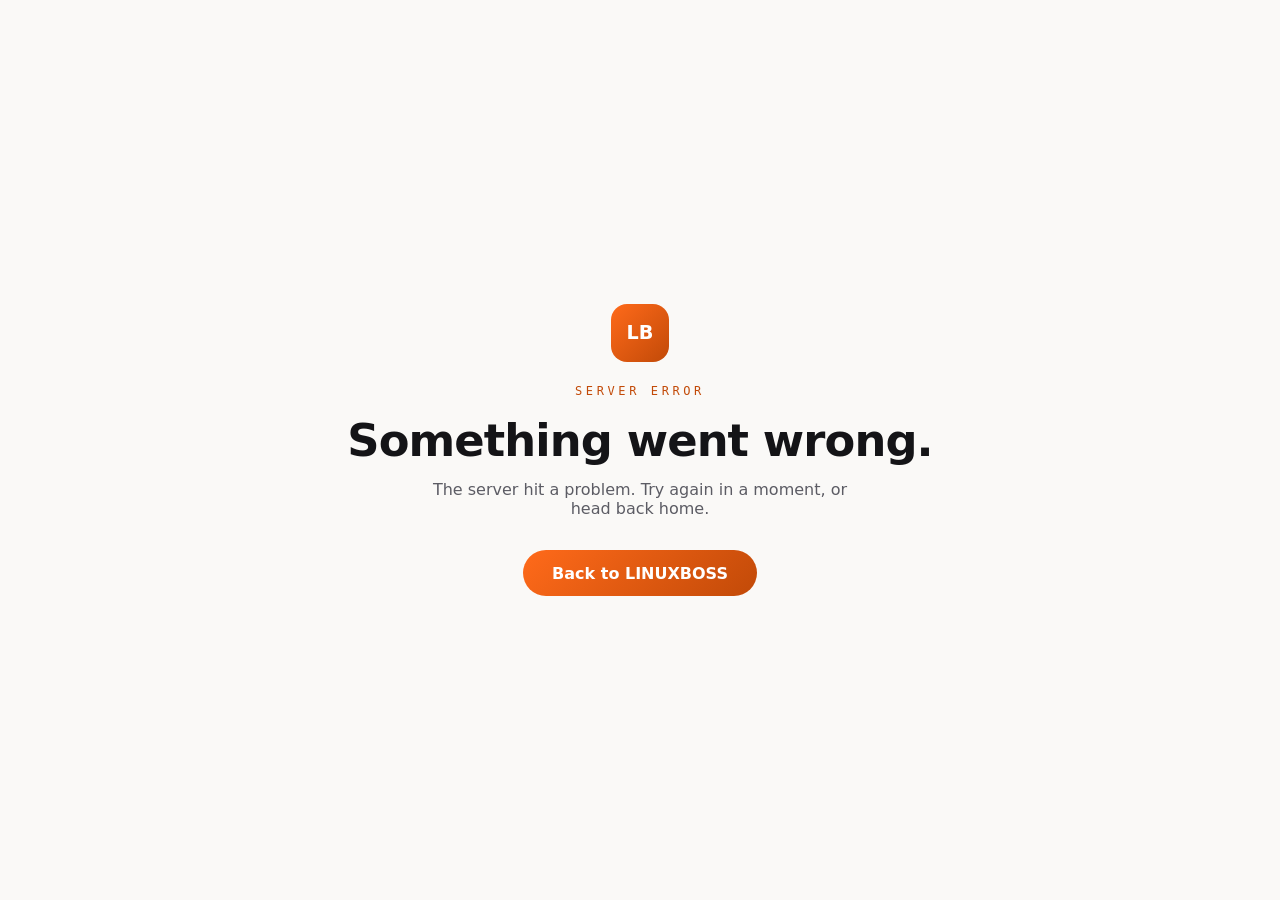
<file: 50x.html>
<!DOCTYPE html>
<html lang="en">
<head>
  <meta charset="UTF-8">
  <meta name="viewport" content="width=device-width, initial-scale=1.0">
  <title>Server Error | LINUXBOSS</title>
  <meta name="robots" content="noindex">
  <link rel="icon" href="data:image/svg+xml,%3Csvg xmlns='http://www.w3.org/2000/svg' viewBox='0 0 64 64'%3E%3Crect width='64' height='64' rx='14' fill='%23ff6a1a'/%3E%3Ctext x='32' y='43' font-family='Arial,sans-serif' font-size='28' font-weight='bold' fill='white' text-anchor='middle'%3ELB%3C/text%3E%3C/svg%3E">
  <style>
    * { margin: 0; padding: 0; box-sizing: border-box; }
    body {
      font-family: "Inter", system-ui, -apple-system, sans-serif;
      background: #08080a; color: #f4f4f5;
      min-height: 100vh; display: grid; place-items: center; padding: 1.5rem; text-align: center;
    }
    .mark {
      width: 58px; height: 58px; border-radius: 16px; margin: 0 auto 1.4rem;
      background: linear-gradient(135deg, #ff6a1a, #c24a08); color: #fff;
      display: grid; place-items: center; font-weight: 700; font-size: 1.2rem;
    }
    .code { font-family: ui-monospace, monospace; font-size: .75rem; letter-spacing: .3em; color: #ffa25e; margin-bottom: 1rem; }
    h1 { font-size: clamp(1.8rem, 5vw, 2.8rem); letter-spacing: -.02em; margin-bottom: .8rem; }
    p { color: #a1a1aa; max-width: 26rem; margin: 0 auto 2rem; }
    a { display: inline-block; padding: .85rem 1.8rem; border-radius: 999px; background: linear-gradient(135deg, #ff6a1a, #c24a08); color: #fff; text-decoration: none; font-weight: 600; }
    @media (prefers-color-scheme: light) {
      body { background: #faf9f7; color: #141417; }
      p { color: #5c5c64; }
      .code { color: #c24a08; }
    }
  </style>
</head>
<body>
  <main>
    <div class="mark">LB</div>
    <div class="code">SERVER ERROR</div>
    <h1>Something went wrong.</h1>
    <p>The server hit a problem. Try again in a moment, or head back home.</p>
    <a href="/">Back to LINUXBOSS</a>
  </main>
</body>
</html>
</file>
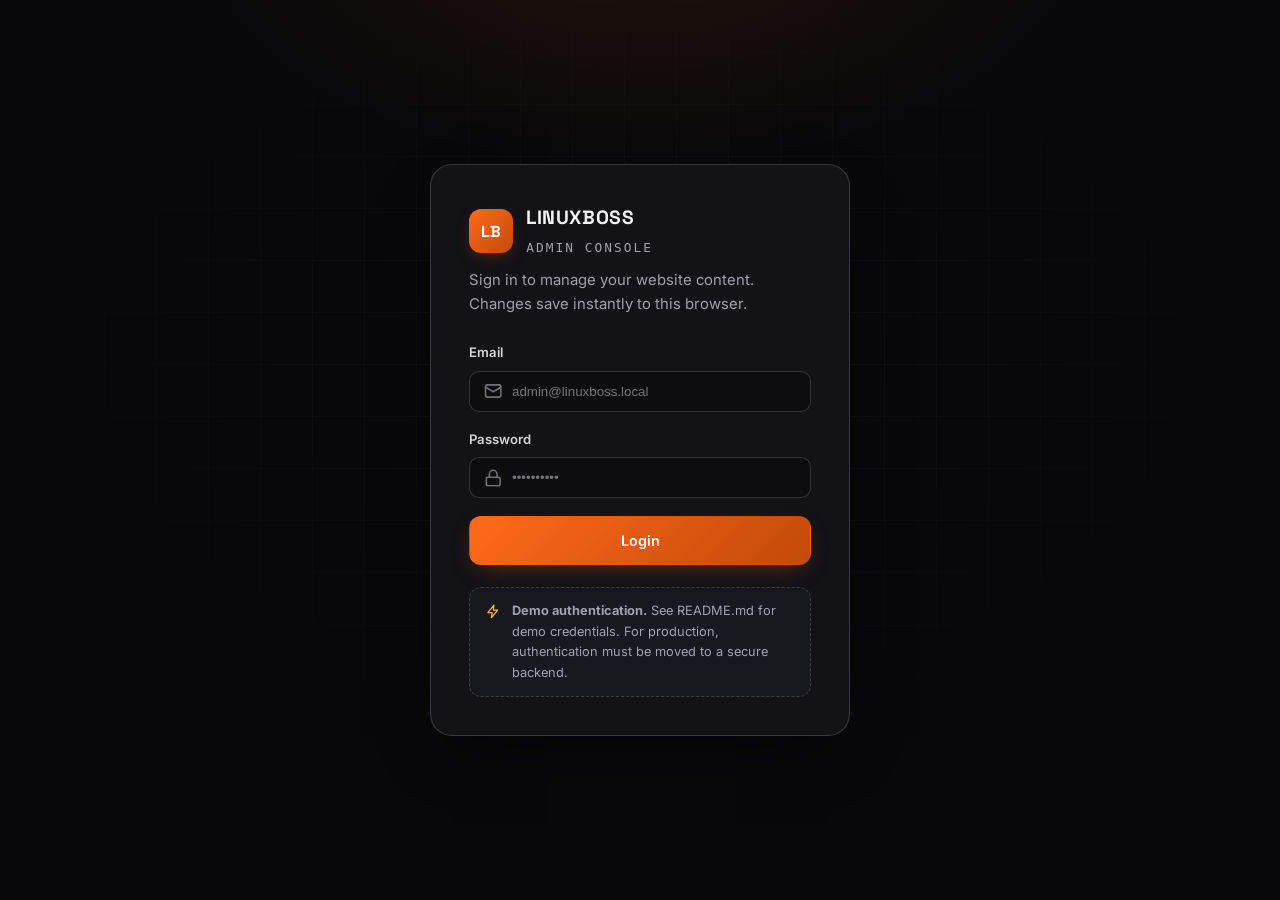
<file: admin.html>
<!DOCTYPE html>
<html lang="en" data-theme="dark">

<head>
  <meta charset="UTF-8">
  <meta name="viewport" content="width=device-width, initial-scale=1.0">
  <title>LINUXBOSS Admin — Dashboard</title>
  <meta name="description" content="Private admin dashboard for the LINUXBOSS website. Demo authentication only.">
  <meta name="robots" content="noindex, nofollow">
  <meta name="theme-color" content="#08080a">
  <link rel="icon"
    href="data:image/svg+xml,%3Csvg xmlns='http://www.w3.org/2000/svg' viewBox='0 0 64 64'%3E%3Crect width='64' height='64' rx='14' fill='%23ff6a1a'/%3E%3Ctext x='32' y='43' font-family='Arial,sans-serif' font-size='28' font-weight='bold' fill='white' text-anchor='middle'%3ELB%3C/text%3E%3C/svg%3E">
  <script>
    (function () {
      try {
        var o = JSON.parse(window.localStorage.getItem("lbx_overrides_v1") || "{}");
        var saved = JSON.parse(window.localStorage.getItem("lbx_theme") || "null");
        var theme = (o.settings && o.settings.theme) || saved || (window.matchMedia("(prefers-color-scheme: light)").matches ? "light" : "dark");
        document.documentElement.setAttribute("data-theme", theme);
      } catch (e) { /* default dark */ }
    })();
  </script>
  <link rel="preconnect" href="https://fonts.googleapis.com">
  <link rel="preconnect" href="https://fonts.gstatic.com" crossorigin>
  <link
    href="https://fonts.googleapis.com/css2?family=Inter:wght@400;500;600;700&family=Space+Grotesk:wght@500;600;700&display=swap"
    rel="stylesheet">
  <link rel="stylesheet" href="css/admin.css">
</head>

<body>

  <!-- SVG sprite (subset used by admin) -->
  <svg width="0" height="0" style="position:absolute" aria-hidden="true">
    <defs>
      <symbol id="i-check" viewBox="0 0 24 24">
        <path d="M20 6 9 17l-5-5" />
      </symbol>
      <symbol id="i-x" viewBox="0 0 24 24">
        <path d="M18 6 6 18M6 6l12 12" />
      </symbol>
      <symbol id="i-plus" viewBox="0 0 24 24">
        <path d="M12 5v14M5 12h14" />
      </symbol>
      <symbol id="i-pencil" viewBox="0 0 24 24">
        <path d="M17 3a2.8 2.8 0 1 1 4 4L7.5 20.5 2 22l1.5-5.5z" />
      </symbol>
      <symbol id="i-trash" viewBox="0 0 24 24">
        <path d="M3 6h18M8 6V4a2 2 0 0 1 2-2h4a2 2 0 0 1 2 2v2M19 6l-1 14a2 2 0 0 1-2 2H8a2 2 0 0 1-2-2L5 6" />
      </symbol>
      <symbol id="i-logout" viewBox="0 0 24 24">
        <path d="M9 21H5a2 2 0 0 1-2-2V5a2 2 0 0 1 2-2h4" />
        <path d="m16 17 5-5-5-5M21 12H9" />
      </symbol>
      <symbol id="i-folder" viewBox="0 0 24 24">
        <path
          d="M20 20a2 2 0 0 0 2-2V8a2 2 0 0 0-2-2h-7.9a2 2 0 0 1-1.69-.9L9.6 3.9A2 2 0 0 0 7.93 3H4a2 2 0 0 0-2 2v13a2 2 0 0 0 2 2z" />
      </symbol>
      <symbol id="i-users" viewBox="0 0 24 24">
        <path d="M16 21v-2a4 4 0 0 0-4-4H6a4 4 0 0 0-4 4v2" />
        <circle cx="9" cy="7" r="4" />
        <path d="M22 21v-2a4 4 0 0 0-3-3.87M16 3.13a4 4 0 0 1 0 7.75" />
      </symbol>
      <symbol id="i-mail" viewBox="0 0 24 24">
        <rect x="2" y="4" width="20" height="16" rx="2" />
        <path d="m22 7-10 6L2 7" />
      </symbol>
      <symbol id="i-lock" viewBox="0 0 24 24">
        <rect x="3" y="11" width="18" height="11" rx="2" />
        <path d="M7 11V7a5 5 0 0 1 10 0v4" />
      </symbol>
      <symbol id="i-eye" viewBox="0 0 24 24">
        <path d="M2 12s3.5-7 10-7 10 7 10 7-3.5 7-10 7-10-7-10-7z" />
        <circle cx="12" cy="12" r="3" />
      </symbol>
      <symbol id="i-zap" viewBox="0 0 24 24">
        <path d="M13 2 3 14h7l-1 8 10-12h-7z" />
      </symbol>
      <symbol id="i-globe" viewBox="0 0 24 24">
        <circle cx="12" cy="12" r="10" />
        <path d="M2 12h20M12 2a15 15 0 0 1 0 20 15 15 0 0 1 0-20z" />
      </symbol>
      <symbol id="i-file" viewBox="0 0 24 24">
        <path d="M15 2H6a2 2 0 0 0-2 2v16a2 2 0 0 0 2 2h12a2 2 0 0 0 2-2V7z" />
        <path d="M14 2v4a2 2 0 0 0 2 2h4M10 9H8M16 13H8M16 17H8" />
      </symbol>
      <symbol id="i-search" viewBox="0 0 24 24">
        <circle cx="11" cy="11" r="8" />
        <path d="m21 21-4.3-4.3" />
      </symbol>
      <symbol id="i-sliders" viewBox="0 0 24 24">
        <path d="M4 21v-7M4 10V3M12 21v-9M12 8V3M20 21v-5M20 12V3M1 14h6M9 8h6M17 16h6" />
      </symbol>
      <symbol id="i-user" viewBox="0 0 24 24">
        <path d="M19 21v-2a4 4 0 0 0-4-4H9a4 4 0 0 0-4 4v2" />
        <circle cx="12" cy="7" r="4" />
      </symbol>
      <symbol id="i-grid" viewBox="0 0 24 24">
        <rect x="3" y="3" width="7" height="9" rx="1" />
        <rect x="14" y="3" width="7" height="5" rx="1" />
        <rect x="14" y="12" width="7" height="9" rx="1" />
        <rect x="3" y="16" width="7" height="5" rx="1" />
      </symbol>
      <symbol id="i-menu" viewBox="0 0 24 24">
        <path d="M4 6h16M4 12h16M4 18h16" />
      </symbol>
      <symbol id="i-external" viewBox="0 0 24 24">
        <path d="M18 13v6a2 2 0 0 1-2 2H5a2 2 0 0 1-2-2V8a2 2 0 0 1 2-2h6" />
        <path d="M15 3h6v6M10 14 21 3" />
      </symbol>
    </defs>
  </svg>

  <!-- ============ LOGIN ============ -->
  <!-- DEMO AUTH ONLY: localStorage/sessionStorage is NOT real security.
       For production, authentication must be moved to a secure backend. -->
  <div class="login-screen" id="loginScreen">
    <div class="login-card" id="loginCard">
      <div class="login-brand">
        <span class="brand-mark">LB</span>
        <div><b>LINUXBOSS</b><small>ADMIN CONSOLE</small></div>
      </div>
      <p>Sign in to manage your website content. Changes save instantly to this browser.</p>
      <div class="login-error" id="loginError" role="alert">
        <svg class="icon" aria-hidden="true">
          <use href="#i-x" />
        </svg>
        <span>Invalid email or password.</span>
      </div>
      <form id="loginForm" autocomplete="off">
        <div class="field">
          <label for="loginEmail">Email</label>
          <div class="input-icon">
            <svg class="icon" aria-hidden="true">
              <use href="#i-mail" />
            </svg>
            <input type="email" id="loginEmail" placeholder="admin@linuxboss.local" required>
          </div>
        </div>
        <div class="field">
          <label for="loginPassword">Password</label>
          <div class="input-icon">
            <svg class="icon" aria-hidden="true">
              <use href="#i-lock" />
            </svg>
            <input type="password" id="loginPassword" placeholder="••••••••••" required>
          </div>
        </div>
        <button class="btn btn-primary btn-block" type="submit">Login</button>
      </form>
      <div class="demo-warning">
        <svg class="icon" aria-hidden="true">
          <use href="#i-zap" />
        </svg>
        <span><strong>Demo authentication.</strong> See README.md for demo credentials. For production, authentication
          must be moved to a secure backend.</span>
      </div>
    </div>
  </div>

  <!-- ============ APP ============ -->
  <div class="admin-app" id="adminApp">
    <div class="scrim" id="scrim"></div>

    <aside class="sidebar" id="sidebar" aria-label="Dashboard navigation">
      <div class="sidebar-brand">
        <span class="brand-mark">LB</span>
        <div><b>LINUXBOSS</b><small>ADMIN</small></div>
      </div>
      <div class="side-label">MANAGE</div>
      <button class="side-link active" data-tab="overview"><svg class="icon" aria-hidden="true">
          <use href="#i-grid" />
        </svg>Overview</button>
      <button class="side-link" data-tab="profile"><svg class="icon" aria-hidden="true">
          <use href="#i-user" />
        </svg>Profile</button>
      <button class="side-link" data-tab="projects"><svg class="icon" aria-hidden="true">
          <use href="#i-folder" />
        </svg>Projects</button>
      <button class="side-link" data-tab="collabs"><svg class="icon" aria-hidden="true">
          <use href="#i-users" />
        </svg>Collaborations</button>
      <button class="side-link" data-tab="contacts"><svg class="icon" aria-hidden="true">
          <use href="#i-mail" />
        </svg>Contacts</button>
      <div class="side-label">SITE</div>
      <button class="side-link" data-tab="resume"><svg class="icon" aria-hidden="true">
          <use href="#i-file" />
        </svg>Resume</button>
      <button class="side-link" data-tab="seo"><svg class="icon" aria-hidden="true">
          <use href="#i-search" />
        </svg>SEO</button>
      <button class="side-link" data-tab="settings"><svg class="icon" aria-hidden="true">
          <use href="#i-sliders" />
        </svg>Settings</button>
      <div class="sidebar-foot">
        <a class="btn btn-ghost btn-sm" href="index.html"><svg class="icon" aria-hidden="true">
            <use href="#i-eye" />
          </svg>View Website</a>
        <button class="btn btn-danger btn-sm" id="logoutBtn"><svg class="icon" aria-hidden="true">
            <use href="#i-logout" />
          </svg>Logout</button>
      </div>
    </aside>

    <div class="main">
      <div class="topbar">
        <div style="display:flex;align-items:center;gap:0.8rem">
          <button class="icon-btn" id="sideToggle" aria-label="Toggle navigation"><svg class="icon" aria-hidden="true">
              <use href="#i-menu" />
            </svg></button>
          <h1><span id="pageTitle">Overview</span><small id="pageSub">A snapshot of your website.</small></h1>
        </div>
        <div class="topbar-actions">
          <span class="mode-badge" id="modeBadge" title="Connection mode"><span class="mode-dot"></span><span
              id="modeBadgeText">DEMO</span></span>
          <a class="btn btn-ghost btn-sm" href="index.html"><svg class="icon" aria-hidden="true">
              <use href="#i-external" />
            </svg>Website</a>
        </div>
      </div>

      <div class="content">

        <!-- OVERVIEW -->
        <section class="tab-panel active" id="tab-overview">
          <div class="stat-row">
            <div class="stat-box"><svg class="icon" aria-hidden="true">
                <use href="#i-folder" />
              </svg><b id="statProjects">0</b><span>Total Projects</span></div>
            <div class="stat-box"><svg class="icon" aria-hidden="true">
                <use href="#i-users" />
              </svg><b id="statCollabs">0</b><span>Collaborations</span></div>
            <div class="stat-box"><svg class="icon" aria-hidden="true">
                <use href="#i-user" />
              </svg><b id="statStatus">—</b><span>Profile Status</span></div>
            <div class="stat-box"><svg class="icon" aria-hidden="true">
                <use href="#i-globe" />
              </svg><b id="statSite">—</b><span>Website Status</span></div>
          </div>
          <div class="grid-2">
            <div class="card">
              <h2>Recent Updates</h2>
              <p class="desc">Latest changes made in this dashboard.</p>
              <ul class="activity-list" id="activityList"></ul>
            </div>
            <div class="card">
              <h2>Quick Actions</h2>
              <p class="desc">Common tasks, one click away.</p>
              <div style="display:grid;gap:0.6rem">
                <button class="btn btn-ghost" data-tab-jump="projects"><svg class="icon" aria-hidden="true">
                    <use href="#i-plus" />
                  </svg>Add a new project</button>
                <button class="btn btn-ghost" data-tab-jump="collabs"><svg class="icon" aria-hidden="true">
                    <use href="#i-plus" />
                  </svg>Add a collaboration</button>
                <button class="btn btn-ghost" data-tab-jump="profile"><svg class="icon" aria-hidden="true">
                    <use href="#i-pencil" />
                  </svg>Edit profile &amp; hero</button>
                <button class="btn btn-ghost" data-tab-jump="settings"><svg class="icon" aria-hidden="true">
                    <use href="#i-sliders" />
                  </svg>Open site settings</button>
              </div>
            </div>
          </div>
        </section>

        <!-- PROFILE -->
        <section class="tab-panel" id="tab-profile">
          <div class="card">
            <h2>Profile Management</h2>
            <p class="desc">Everything here appears on the public homepage hero and about section.</p>
            <div class="photo-row">
              <div class="photo-preview" id="photoPreview">LB</div>
              <div>
                <label class="btn btn-ghost btn-sm" for="pfPhotoFile" style="cursor:pointer"><svg class="icon"
                    aria-hidden="true">
                    <use href="#i-plus" />
                  </svg>Choose Photo</label>
                <input type="file" id="pfPhotoFile" accept="image/*" class="sr-only">
                <button class="btn btn-ghost btn-sm" id="pfPhotoClear" type="button">Remove Upload</button>
                <p class="photo-hint">Demo preview stored in this browser only (max ~1.5MB). For production, use cloud
                  storage. Or set a file path below.</p>
              </div>
            </div>
            <form id="profileForm">
              <div class="field-row">
                <div class="field"><label for="pfName">Name / Brand</label><input id="pfName" type="text"></div>
                <div class="field"><label for="pfRole">Role line</label><input id="pfRole" type="text"></div>
              </div>
              <div class="field-row">
                <div class="field"><label for="pfBadge">Hero badge</label><input id="pfBadge" type="text"></div>
                <div class="field"><label for="pfHeroTitle">Hero title</label><input id="pfHeroTitle" type="text"></div>
              </div>
              <div class="field"><label for="pfHeroDesc">Hero description</label><textarea id="pfHeroDesc"
                  style="min-height:70px"></textarea></div>
              <div class="field-row">
                <div class="field"><label for="pfStatus">Status <span class="hint">e.g. Currently
                      building</span></label><input id="pfStatus" type="text"></div>
                <div class="field"><label for="pfFocus">Current focus <span class="hint">comma
                      separated</span></label><input id="pfFocus" type="text"></div>
              </div>
              <div class="field"><label for="pfBio">Bio (paragraph 1)</label><textarea id="pfBio"></textarea></div>
              <div class="field"><label for="pfBioExtra">Bio (paragraph 2)</label><textarea id="pfBioExtra"></textarea>
              </div>
              <div class="field"><label for="pfPhilosophy">Philosophy statement</label><textarea id="pfPhilosophy"
                  style="min-height:70px"></textarea></div>
              <div class="field"><label for="pfPhoto">Profile photo path <span class="hint">relative to site
                    root</span></label><input id="pfPhoto" type="text" placeholder="assets/images/profile.png"></div>
              <div class="form-actions">
                <button class="btn btn-primary" type="submit"><svg class="icon" aria-hidden="true">
                    <use href="#i-check" />
                  </svg>Save Changes</button>
                <button class="btn btn-danger" type="button" id="profileReset">Reset Everything</button>
              </div>
            </form>
          </div>
        </section>

        <!-- PROJECTS -->
        <section class="tab-panel" id="tab-projects">
          <div class="card">
            <div class="toolbar">
              <div>
                <h2>Project Management</h2>
                <p class="desc" style="margin:0">Projects appear on the homepage instantly.</p>
              </div>
              <button class="btn btn-primary btn-sm" id="addProjectBtn"><svg class="icon" aria-hidden="true">
                  <use href="#i-plus" />
                </svg>Add Project</button>
            </div>
            <div class="table-wrap">
              <table>
                <thead>
                  <tr>
                    <th>Project</th>
                    <th>Status</th>
                    <th>Live Link</th>
                    <th>Actions</th>
                  </tr>
                </thead>
                <tbody id="projectRows"></tbody>
              </table>
            </div>
          </div>
        </section>

        <!-- COLLABORATIONS -->
        <section class="tab-panel" id="tab-collabs">
          <div class="card">
            <div class="toolbar">
              <div>
                <h2>Collaboration Management</h2>
                <p class="desc" style="margin:0">Label roles honestly: Partnered Project, Contributor, or Collaborator.
                </p>
              </div>
              <button class="btn btn-primary btn-sm" id="addCollabBtn"><svg class="icon" aria-hidden="true">
                  <use href="#i-plus" />
                </svg>Add Collaboration</button>
            </div>
            <div class="table-wrap">
              <table>
                <thead>
                  <tr>
                    <th>Project</th>
                    <th>Role</th>
                    <th>Link</th>
                    <th>Actions</th>
                  </tr>
                </thead>
                <tbody id="collabRows"></tbody>
              </table>
            </div>
          </div>
        </section>

        <!-- CONTACTS -->
        <section class="tab-panel" id="tab-contacts">
          <div class="card">
            <h2>Contact Management</h2>
            <p class="desc">Only configured links show on the public site. Leave any field empty to hide it — never
              invent accounts.</p>
            <form id="contactForm">
              <div class="field-row">
                <div class="field"><label for="cfEmail">Email</label><input id="cfEmail" type="email"></div>
                <div class="field"><label for="cfWhatsapp">WhatsApp number</label><input id="cfWhatsapp" type="text"
                    placeholder="07072585292"></div>
              </div>
              <div class="field"><label for="cfGithub">GitHub username</label><input id="cfGithub" type="text"
                  placeholder="yzigzag26-lab"></div>
              <div class="field-row">
                <div class="field"><label for="cfLinkedin">LinkedIn <span class="hint">username or
                      URL</span></label><input id="cfLinkedin" type="text" placeholder="Not added"></div>
                <div class="field"><label for="cfTwitter">Twitter / X <span class="hint">username or
                      URL</span></label><input id="cfTwitter" type="text" placeholder="Not added"></div>
              </div>
              <div class="field"><label for="cfInstagram">Instagram <span class="hint">username or
                    URL</span></label><input id="cfInstagram" type="text" placeholder="Not added"></div>
              <div class="form-actions">
                <button class="btn btn-primary" type="submit"><svg class="icon" aria-hidden="true">
                    <use href="#i-check" />
                  </svg>Save Contacts</button>
              </div>
            </form>
          </div>
        </section>

        <!-- RESUME -->
        <section class="tab-panel" id="tab-resume">
          <div class="card">
            <h2>Resume Management</h2>
            <p class="desc">Link a hosted resume (Google Drive, Notion, PDF host). The Resume button only appears
              publicly when a URL is set.</p>
            <form id="resumeForm">
              <div class="field"><label for="rsFilename">Resume filename</label><input id="rsFilename" type="text"
                  placeholder="LINUXBOSS-Resume.pdf"></div>
              <div class="field"><label for="rsUrl">Resume URL</label><input id="rsUrl" type="url"
                  placeholder="https://…"></div>
              <div class="form-actions">
                <button class="btn btn-primary" type="submit"><svg class="icon" aria-hidden="true">
                    <use href="#i-check" />
                  </svg>Save Resume</button>
                <button class="btn btn-ghost" type="button" id="resumeUploadBtn">Upload (Coming Soon)</button>
              </div>
            </form>
          </div>
          <div class="card">
            <h2>Future Storage</h2>
            <p class="desc">This demo links files by URL. The backend phase will add real uploads: Frontend → Secure
              Auth → API → Cloud Storage (e.g. Supabase Storage / S3) → Database record.</p>
          </div>
        </section>

        <!-- SEO -->
        <section class="tab-panel" id="tab-seo">
          <div class="card">
            <h2>SEO Management</h2>
            <p class="desc">Applied to the public page title and meta tags on next visit. (Note: crawlers read the
              static HTML; a backend/SSR would render these server-side in production.)</p>
            <form id="seoForm">
              <div class="field"><label for="seoTitle">Site title</label><input id="seoTitle" type="text"></div>
              <div class="field"><label for="seoDesc">Meta description</label><textarea id="seoDesc"
                  style="min-height:70px"></textarea></div>
              <div class="field"><label for="seoKeywords">Keywords <span class="hint">comma
                    separated</span></label><input id="seoKeywords" type="text"></div>
              <div class="field-row">
                <div class="field"><label for="seoOgTitle">OG title</label><input id="seoOgTitle" type="text"></div>
                <div class="field"><label for="seoOgImage">OG image path</label><input id="seoOgImage" type="text">
                </div>
              </div>
              <div class="field"><label for="seoOgDesc">OG description</label><textarea id="seoOgDesc"
                  style="min-height:70px"></textarea></div>
              <div class="form-actions">
                <button class="btn btn-primary" type="submit"><svg class="icon" aria-hidden="true">
                    <use href="#i-check" />
                  </svg>Save SEO</button>
              </div>
            </form>
          </div>
        </section>

        <!-- SETTINGS -->
        <section class="tab-panel" id="tab-settings">
          <div class="card">
            <h2>Site Settings</h2>
            <p class="desc">Behavior flags for the public website.</p>
            <form id="settingsForm">
              <div class="field"><label for="setTheme">Default theme</label>
                <select id="setTheme">
                  <option value="dark">Dark</option>
                  <option value="light">Light</option>
                </select>
              </div>
              <div class="switch-row">
                <div><b>Animations</b><span>Scroll reveals and motion on the public site.</span></div>
                <label class="switch"><input type="checkbox" id="setAnimations" checked><span class="track"></span><span
                    class="sr-only">Toggle animations</span></label>
              </div>
              <div class="switch-row">
                <div><b>Site visibility</b><span>Off marks the site as hidden (backend would enforce).</span></div>
                <label class="switch"><input type="checkbox" id="setVisible" checked><span class="track"></span><span
                    class="sr-only">Toggle site visibility</span></label>
              </div>
              <div class="switch-row">
                <div><b>Maintenance mode</b><span>Shows a banner on the public site (preview implementation).</span>
                </div>
                <label class="switch"><input type="checkbox" id="setMaintenance"><span class="track"></span><span
                    class="sr-only">Toggle maintenance mode</span></label>
              </div>
              <div class="form-actions">
                <button class="btn btn-primary" type="submit"><svg class="icon" aria-hidden="true">
                    <use href="#i-check" />
                  </svg>Save Settings</button>
                <button class="btn btn-ghost" type="button" id="exportBtn">Export Overrides (JSON)</button>
              </div>
            </form>
          </div>
          <div class="card" id="passwordCard" style="display:none">
            <h2>Change Admin Password</h2>
            <p class="desc">Real password change on the backend (min. 10 characters).</p>
            <form id="passwordForm">
              <div class="field"><label for="pwCurrent">Current password</label><input id="pwCurrent" type="password"
                  autocomplete="current-password"></div>
              <div class="field-row">
                <div class="field"><label for="pwNew">New password</label><input id="pwNew" type="password"
                    autocomplete="new-password"></div>
                <div class="field"><label for="pwConfirm">Confirm new password</label><input id="pwConfirm"
                    type="password" autocomplete="new-password"></div>
              </div>
              <div class="form-actions">
                <button class="btn btn-primary" type="submit"><svg class="icon" aria-hidden="true">
                    <use href="#i-check" />
                  </svg>Change Password</button>
              </div>
            </form>
          </div>
          <div class="demo-warning" style="margin-top:0" id="demoStorageNote">
            <svg class="icon" aria-hidden="true">
              <use href="#i-zap" />
            </svg>
            <span><strong>Demo storage.</strong> All admin changes live in this browser's localStorage. Export JSON to
              back them up, or wire the backend phase for shared persistence.</span>
          </div>
        </section>

        <p style="color:var(--faint);font-size:0.8rem;text-align:center;margin:1rem 0 2rem">© <span
            id="adminYear">2026</span> LINUXBOSS Admin — demo build. For production, authentication must be moved to a
          secure backend.</p>
      </div>
    </div>
  </div>

  <!-- Generic CRUD modal -->
  <div class="modal-backdrop" id="modalBackdrop" role="dialog" aria-modal="true" aria-labelledby="modalTitle">
    <div class="modal">
      <div class="modal-head">
        <h3 id="modalTitle">Edit</h3>
        <button class="mini-btn" data-close-modal aria-label="Close dialog"><svg class="icon" aria-hidden="true">
            <use href="#i-x" />
          </svg></button>
      </div>
      <div class="modal-body" id="modalBody"></div>
      <div class="modal-foot">
        <button class="btn btn-ghost btn-sm" data-close-modal>Cancel</button>
        <button class="btn btn-primary btn-sm" id="modalSubmit">Save</button>
      </div>
    </div>
  </div>

  <style>
    .mini-btn {
      width: 34px;
      height: 34px;
      border-radius: 9px;
      display: grid;
      place-items: center;
      border: 1px solid var(--border-strong);
      color: var(--muted)
    }

    .mini-btn:hover {
      border-color: var(--accent);
      color: var(--accent-2)
    }

    .mini-btn .icon {
      width: 16px;
      height: 16px
    }
  </style>

  <div class="toast" id="toast" role="status">
    <svg class="icon" aria-hidden="true">
      <use href="#i-check" />
    </svg>
    <span id="toastText"></span>
  </div>

  <script src="js/config.js"></script>
  <script src="js/projects.js"></script>
  <script src="js/admin.js"></script>
  <script>
    // Overview quick-action shortcuts (tiny glue, kept out of admin.js core)
    document.addEventListener("DOMContentLoaded", function () {
      document.querySelectorAll("[data-tab-jump]").forEach(function (btn) {
        btn.addEventListener("click", function () {
          var link = document.querySelector('.side-link[data-tab="' + btn.dataset.tabJump + '"]');
          if (link) link.click();
        });
      });
    });
  </script>
</body>

</html>
</file>
<file: css/admin.css>
/* ============================================================
   LINUXBOSS — Admin Dashboard Stylesheet
   Dark-first, shares the same token language as style.css.
   NOTE: this admin UI uses localStorage demo auth. For
   production, authentication must be moved to a secure backend.
   ============================================================ */
:root {
  --bg: #08080a;
  --bg-soft: #0d0d10;
  --surface: #121217;
  --surface-2: #18181f;
  --surface-3: #22222b;
  --border: rgba(255, 255, 255, 0.09);
  --border-strong: rgba(255, 255, 255, 0.16);
  --text: #f4f4f5;
  --text-soft: #d4d4d8;
  --muted: #a1a1aa;
  --faint: #71717a;
  --accent: #ff6a1a;
  --accent-2: #ffa25e;
  --accent-deep: #c24a08;
  --accent-wash: rgba(255, 106, 26, 0.1);
  --accent-glow: rgba(255, 106, 26, 0.35);
  --green: #34d399;
  --red: #f87171;
  --amber: #fbbf24;
  --shadow: 0 24px 60px -24px rgba(0, 0, 0, 0.7);
  --radius: 16px;
  --radius-sm: 12px;
  --font-display: "Space Grotesk", "Inter", system-ui, sans-serif;
  --font-body: "Inter", system-ui, -apple-system, "Segoe UI", sans-serif;
  --font-mono: ui-monospace, SFMono-Regular, Menlo, Consolas, monospace;
  --sidebar-w: 250px;
}
[data-theme="light"] {
  --bg: #faf9f7;
  --bg-soft: #f3f1ec;
  --surface: #ffffff;
  --surface-2: #f5f4f0;
  --surface-3: #ebe9e2;
  --border: rgba(20, 20, 25, 0.1);
  --border-strong: rgba(20, 20, 25, 0.18);
  --text: #141417;
  --text-soft: #2e2e34;
  --muted: #5c5c64;
  --faint: #8b8b93;
  --accent: #e85a0c;
  --accent-2: #ff8a3d;
  --accent-wash: rgba(232, 90, 12, 0.09);
  --accent-glow: rgba(232, 90, 12, 0.25);
  --shadow: 0 24px 60px -28px rgba(30, 25, 20, 0.25);
}
*, *::before, *::after { box-sizing: border-box; }
* { margin: 0; padding: 0; }
body {
  font-family: var(--font-body); background: var(--bg); color: var(--text);
  line-height: 1.6; min-height: 100vh; -webkit-font-smoothing: antialiased;
}
a { color: inherit; text-decoration: none; }
button { font: inherit; color: inherit; background: none; border: 0; cursor: pointer; }
:focus-visible { outline: 2px solid var(--accent); outline-offset: 3px; border-radius: 4px; }
::selection { background: var(--accent); color: #fff; }
.icon { width: 1.15em; height: 1.15em; stroke: currentColor; fill: none; stroke-width: 2; stroke-linecap: round; stroke-linejoin: round; flex: none; }
.icon.fill { fill: currentColor; stroke: none; }
.sr-only { position: absolute; width: 1px; height: 1px; overflow: hidden; clip: rect(0 0 0 0); white-space: nowrap; }

/* ============ Login screen ============ */
.login-screen {
  min-height: 100vh; display: grid; place-items: center; padding: 1.5rem;
  background:
    radial-gradient(700px 400px at 50% -10%, var(--accent-wash), transparent 65%),
    var(--bg);
  position: relative; overflow: hidden;
}
.login-screen::before {
  content: ""; position: absolute; inset: 0;
  background-image: linear-gradient(var(--border) 1px, transparent 1px), linear-gradient(90deg, var(--border) 1px, transparent 1px);
  background-size: 52px 52px;
  mask-image: radial-gradient(ellipse 70% 60% at 50% 40%, black, transparent 75%);
  -webkit-mask-image: radial-gradient(ellipse 70% 60% at 50% 40%, black, transparent 75%);
  opacity: 0.5; pointer-events: none;
}
.login-card {
  width: min(420px, 100%); background: var(--surface);
  border: 1px solid var(--border-strong); border-radius: 22px;
  padding: 2.4rem; box-shadow: var(--shadow); position: relative;
}
.login-card.shake { animation: shake 0.4s ease; }
@keyframes shake { 0%, 100% { transform: translateX(0); } 25% { transform: translateX(-8px); } 75% { transform: translateX(8px); } }
.login-brand { display: flex; align-items: center; gap: 0.8rem; margin-bottom: 0.6rem; }
.brand-mark {
  width: 44px; height: 44px; border-radius: 12px; flex: none;
  background: linear-gradient(135deg, var(--accent), var(--accent-deep));
  color: #fff; display: grid; place-items: center;
  font-family: var(--font-display); font-weight: 700;
  box-shadow: 0 6px 18px -6px var(--accent-glow);
}
.login-brand b { font-family: var(--font-display); font-size: 1.2rem; letter-spacing: 0.03em; display: block; }
.login-brand small { color: var(--muted); font-size: 0.8rem; letter-spacing: 0.16em; font-family: var(--font-mono); }
.login-card > p { color: var(--muted); font-size: 0.93rem; margin-bottom: 1.6rem; }
.demo-warning {
  display: flex; gap: 0.7rem; font-size: 0.8rem; color: var(--muted);
  background: var(--surface-2); border: 1px dashed var(--border-strong);
  border-radius: var(--radius-sm); padding: 0.8rem 1rem; margin-top: 1.4rem;
}
.demo-warning .icon { color: var(--amber); margin-top: 0.15rem; }

/* ============ Forms ============ */
.field { margin-bottom: 1.1rem; }
.field label { display: block; font-size: 0.82rem; font-weight: 600; margin-bottom: 0.45rem; color: var(--text-soft); }
.field label .hint { font-weight: 400; color: var(--faint); }
.field input, .field textarea, .field select {
  width: 100%; background: var(--bg-soft); border: 1px solid var(--border-strong);
  border-radius: 10px; padding: 0.75rem 1rem; color: var(--text);
  transition: border-color 0.2s, box-shadow 0.2s;
}
.field textarea { min-height: 110px; resize: vertical; }
.field input:focus, .field textarea:focus, .field select:focus { outline: none; border-color: var(--accent); box-shadow: 0 0 0 3px var(--accent-wash); }
.field-row { display: grid; grid-template-columns: 1fr 1fr; gap: 1rem; }
.input-icon { position: relative; }
.input-icon .icon { position: absolute; left: 0.9rem; top: 50%; transform: translateY(-50%); color: var(--faint); }
.input-icon input { padding-left: 2.6rem; }
.check-row { display: flex; align-items: center; gap: 0.7rem; padding: 0.55rem 0; font-size: 0.92rem; }
.check-row input { width: 18px; height: 18px; accent-color: var(--accent); }

/* Toggle switch */
.switch { position: relative; width: 46px; height: 26px; flex: none; }
.switch input { position: absolute; opacity: 0; inset: 0; cursor: pointer; }
.switch .track { position: absolute; inset: 0; border-radius: 999px; background: var(--surface-3); border: 1px solid var(--border-strong); transition: background 0.25s; }
.switch .track::after { content: ""; position: absolute; top: 2px; left: 2px; width: 20px; height: 20px; border-radius: 50%; background: var(--muted); transition: all 0.25s; }
.switch input:checked + .track { background: var(--accent); border-color: var(--accent); }
.switch input:checked + .track::after { left: 22px; background: #fff; }
.switch-row { display: flex; align-items: center; justify-content: space-between; gap: 1rem; padding: 0.9rem 0; border-bottom: 1px solid var(--border); }
.switch-row:last-child { border-bottom: 0; }
.switch-row div b { display: block; font-size: 0.95rem; }
.switch-row div span { font-size: 0.82rem; color: var(--muted); }

/* Buttons */
.btn {
  display: inline-flex; align-items: center; justify-content: center; gap: 0.55rem;
  padding: 0.75rem 1.4rem; border-radius: 12px; font-weight: 600; font-size: 0.9rem;
  border: 1px solid transparent; transition: all 0.22s ease; white-space: nowrap;
}
.btn-primary { background: linear-gradient(135deg, var(--accent), var(--accent-deep)); color: #fff; box-shadow: 0 8px 24px -8px var(--accent-glow); }
.btn-primary:hover { transform: translateY(-2px); }
.btn-ghost { border-color: var(--border-strong); background: var(--surface-2); }
.btn-ghost:hover { border-color: var(--accent); }
.btn-danger { background: rgba(248, 113, 113, 0.12); border-color: rgba(248, 113, 113, 0.4); color: var(--red); }
.btn-danger:hover { background: rgba(248, 113, 113, 0.2); }
.btn-block { width: 100%; }
.btn-sm { padding: 0.5rem 0.95rem; font-size: 0.82rem; border-radius: 10px; }
.login-error { display: none; align-items: center; gap: 0.6rem; background: rgba(248, 113, 113, 0.1); border: 1px solid rgba(248, 113, 113, 0.4); color: var(--red); font-size: 0.85rem; font-weight: 600; border-radius: 10px; padding: 0.7rem 1rem; margin-bottom: 1.1rem; }
.login-error.show { display: flex; }

/* ============ Dashboard layout ============ */
.admin-app { display: none; min-height: 100vh; }
.admin-app.show { display: block; }
.sidebar {
  position: fixed; inset: 0 auto 0 0; width: var(--sidebar-w); z-index: 60;
  background: var(--bg-soft); border-right: 1px solid var(--border);
  display: flex; flex-direction: column; padding: 1.4rem 1rem;
  transition: transform 0.3s ease;
}
.sidebar-brand { display: flex; align-items: center; gap: 0.7rem; padding: 0 0.5rem 1.3rem; border-bottom: 1px solid var(--border); margin-bottom: 1rem; }
.sidebar-brand .brand-mark { width: 38px; height: 38px; font-size: 0.85rem; }
.sidebar-brand b { font-family: var(--font-display); display: block; font-size: 1rem; }
.sidebar-brand small { font-family: var(--font-mono); font-size: 0.65rem; letter-spacing: 0.2em; color: var(--accent-2); }
.side-label { font-family: var(--font-mono); font-size: 0.65rem; letter-spacing: 0.22em; color: var(--faint); padding: 0.6rem 0.7rem 0.4rem; }
.side-link {
  display: flex; align-items: center; gap: 0.75rem; width: 100%;
  padding: 0.7rem 0.8rem; border-radius: 10px; font-size: 0.92rem; font-weight: 500;
  color: var(--muted); transition: all 0.2s; text-align: left;
}
.side-link:hover { background: var(--surface-2); color: var(--text); }
.side-link.active { background: var(--accent-wash); color: var(--accent-2); font-weight: 600; }
[data-theme="light"] .side-link.active { color: var(--accent-deep); }
.side-link .icon { width: 19px; height: 19px; }
.sidebar-foot { margin-top: auto; display: grid; gap: 0.5rem; padding-top: 1rem; border-top: 1px solid var(--border); }
.main { margin-left: var(--sidebar-w); min-height: 100vh; }
.topbar {
  position: sticky; top: 0; z-index: 50;
  display: flex; align-items: center; justify-content: space-between; gap: 1rem;
  padding: 1rem 2rem; background: color-mix(in srgb, var(--bg) 85%, transparent);
  backdrop-filter: blur(14px); border-bottom: 1px solid var(--border);
}
.topbar h1 { font-family: var(--font-display); font-size: 1.25rem; }
.topbar h1 small { display: block; font-family: var(--font-body); font-size: 0.78rem; color: var(--muted); font-weight: 400; }
.topbar-actions { display: flex; align-items: center; gap: 0.6rem; }
.mode-badge {
  display: inline-flex; align-items: center; gap: 0.5rem;
  font-family: var(--font-mono); font-size: 0.7rem; font-weight: 700; letter-spacing: 0.12em;
  border: 1px solid var(--border-strong); border-radius: 999px; padding: 0.45rem 0.85rem;
  color: var(--muted); background: var(--surface); white-space: nowrap;
}
.mode-dot { width: 8px; height: 8px; border-radius: 50%; background: var(--amber); box-shadow: 0 0 8px var(--amber); }
.mode-badge.online { color: var(--green); border-color: rgba(52, 211, 153, 0.45); }
.mode-badge.online .mode-dot { background: var(--green); box-shadow: 0 0 8px var(--green); }
.icon-btn { width: 40px; height: 40px; border-radius: 11px; display: grid; place-items: center; border: 1px solid var(--border); background: var(--surface); color: var(--text-soft); }
.icon-btn:hover { border-color: var(--accent); color: var(--accent-2); }
#sideToggle { display: none; }
.content { padding: 2rem; max-width: 1080px; }
.tab-panel { display: none; animation: fadeUp 0.3s ease; }
.tab-panel.active { display: block; }
@keyframes fadeUp { from { opacity: 0; transform: translateY(10px); } to { opacity: 1; transform: none; } }

/* Cards + stats */
.card { background: var(--surface); border: 1px solid var(--border); border-radius: var(--radius); padding: 1.6rem; margin-bottom: 1.4rem; }
.card h2 { font-family: var(--font-display); font-size: 1.1rem; margin-bottom: 0.3rem; }
.card > p.desc { color: var(--muted); font-size: 0.88rem; margin-bottom: 1.3rem; }
.stat-row { display: grid; grid-template-columns: repeat(4, 1fr); gap: 1rem; margin-bottom: 1.4rem; }
.stat-box { background: var(--surface); border: 1px solid var(--border); border-radius: var(--radius); padding: 1.3rem; position: relative; overflow: hidden; }
.stat-box::after { content: ""; position: absolute; top: 0; left: 0; right: 0; height: 3px; background: linear-gradient(90deg, var(--accent), transparent); opacity: 0.7; }
.stat-box .icon { width: 22px; height: 22px; color: var(--accent); margin-bottom: 0.6rem; }
.stat-box b { display: block; font-family: var(--font-display); font-size: 1.7rem; line-height: 1; }
.stat-box span { font-size: 0.8rem; color: var(--muted); }
.grid-2 { display: grid; grid-template-columns: 1fr 1fr; gap: 1.4rem; }
.form-actions { display: flex; gap: 0.7rem; margin-top: 1.2rem; flex-wrap: wrap; }

/* Tables */
.table-wrap { overflow-x: auto; border: 1px solid var(--border); border-radius: var(--radius-sm); }
table { width: 100%; border-collapse: collapse; font-size: 0.9rem; min-width: 640px; }
th { text-align: left; font-family: var(--font-mono); font-size: 0.68rem; letter-spacing: 0.16em; text-transform: uppercase; color: var(--faint); padding: 0.85rem 1rem; border-bottom: 1px solid var(--border); background: var(--surface-2); }
td { padding: 0.9rem 1rem; border-bottom: 1px solid var(--border); vertical-align: middle; }
tr:last-child td { border-bottom: 0; }
tr:hover td { background: var(--surface-2); }
td .cell-title { font-weight: 600; display: block; }
td .cell-sub { font-size: 0.78rem; color: var(--faint); }
.status-tag { font-size: 0.72rem; font-weight: 700; letter-spacing: 0.06em; padding: 0.3rem 0.75rem; border-radius: 999px; background: var(--accent-wash); color: var(--accent-2); border: 1px solid color-mix(in srgb, var(--accent) 35%, transparent); white-space: nowrap; }
[data-theme="light"] .status-tag { color: var(--accent-deep); }
.row-actions { display: flex; gap: 0.45rem; }
.mini-btn { width: 34px; height: 34px; border-radius: 9px; display: grid; place-items: center; border: 1px solid var(--border-strong); color: var(--muted); }
.mini-btn:hover { border-color: var(--accent); color: var(--accent-2); }
.mini-btn.danger:hover { border-color: var(--red); color: var(--red); }
.mini-btn .icon { width: 16px; height: 16px; }
.toolbar { display: flex; align-items: center; justify-content: space-between; gap: 1rem; margin-bottom: 1.2rem; flex-wrap: wrap; }

/* Activity */
.activity-list { list-style: none; display: grid; gap: 0.7rem; }
.activity-list li { display: flex; gap: 0.8rem; align-items: flex-start; font-size: 0.88rem; padding: 0.8rem 1rem; background: var(--surface-2); border: 1px solid var(--border); border-radius: 10px; }
.activity-list .icon { color: var(--accent); margin-top: 0.2rem; }
.activity-list time { display: block; font-size: 0.72rem; color: var(--faint); font-family: var(--font-mono); }
.activity-empty { color: var(--faint); font-size: 0.88rem; }

/* Photo upload */
.photo-row { display: flex; gap: 1.2rem; align-items: center; margin-bottom: 1.2rem; flex-wrap: wrap; }
.photo-preview { width: 84px; height: 84px; border-radius: 18px; object-fit: cover; border: 1px solid var(--border-strong); background: var(--surface-3); display: grid; place-items: center; font-family: var(--font-display); font-weight: 700; color: var(--accent); font-size: 1.5rem; overflow: hidden; }
img.photo-preview { display: block; }
.photo-hint { font-size: 0.8rem; color: var(--faint); }

/* Modal */
.modal-backdrop { position: fixed; inset: 0; z-index: 200; background: rgba(0, 0, 0, 0.65); backdrop-filter: blur(6px); display: grid; place-items: center; padding: 1.2rem; opacity: 0; visibility: hidden; transition: all 0.3s; }
.modal-backdrop.open { opacity: 1; visibility: visible; }
.modal { width: min(620px, 100%); max-height: 88vh; overflow: auto; background: var(--surface); border: 1px solid var(--border-strong); border-radius: 20px; box-shadow: var(--shadow); transform: translateY(20px); transition: transform 0.3s; }
.modal-backdrop.open .modal { transform: none; }
.modal-head { display: flex; align-items: center; justify-content: space-between; gap: 1rem; padding: 1.3rem 1.6rem; border-bottom: 1px solid var(--border); position: sticky; top: 0; background: var(--surface); z-index: 1; }
.modal-head h3 { font-family: var(--font-display); font-size: 1.15rem; }
.modal-body { padding: 1.6rem; }
.modal-foot { display: flex; justify-content: flex-end; gap: 0.7rem; padding: 1.2rem 1.6rem; border-top: 1px solid var(--border); flex-wrap: wrap; }

/* Toast */
.toast { position: fixed; bottom: 1.5rem; left: 50%; transform: translate(-50%, 20px); background: var(--surface); border: 1px solid var(--accent); color: var(--text); padding: 0.8rem 1.4rem; border-radius: 999px; font-size: 0.88rem; font-weight: 600; opacity: 0; visibility: hidden; transition: all 0.3s; z-index: 300; box-shadow: var(--shadow); display: flex; align-items: center; gap: 0.6rem; max-width: calc(100vw - 2rem); }
.toast.show { opacity: 1; visibility: visible; transform: translate(-50%, 0); }
.toast .icon { color: var(--green); }

/* Responsive */
@media (max-width: 1024px) { .stat-row { grid-template-columns: repeat(2, 1fr); } }
@media (max-width: 860px) {
  .sidebar { transform: translateX(-105%); }
  .sidebar.open { transform: none; box-shadow: var(--shadow); }
  .main { margin-left: 0; }
  #sideToggle { display: grid; }
  .content { padding: 1.3rem 1rem 2rem; }
  .topbar { padding: 0.9rem 1rem; }
  .grid-2 { grid-template-columns: 1fr; }
  .field-row { grid-template-columns: 1fr; }
  .scrim { position: fixed; inset: 0; background: rgba(0,0,0,0.5); z-index: 55; opacity: 0; visibility: hidden; transition: all 0.3s; }
  .scrim.show { opacity: 1; visibility: visible; }
}
@media (max-width: 520px) {
  .stat-row { grid-template-columns: 1fr 1fr; gap: 0.7rem; }
  .stat-box { padding: 1rem; }
  .stat-box b { font-size: 1.3rem; }
  .login-card { padding: 1.8rem 1.4rem; }
  .topbar h1 small { display: none; }
}
@media (prefers-reduced-motion: reduce) {
  *, *::before, *::after { animation-duration: 0.01ms !important; transition-duration: 0.01ms !important; }
}
</file>
